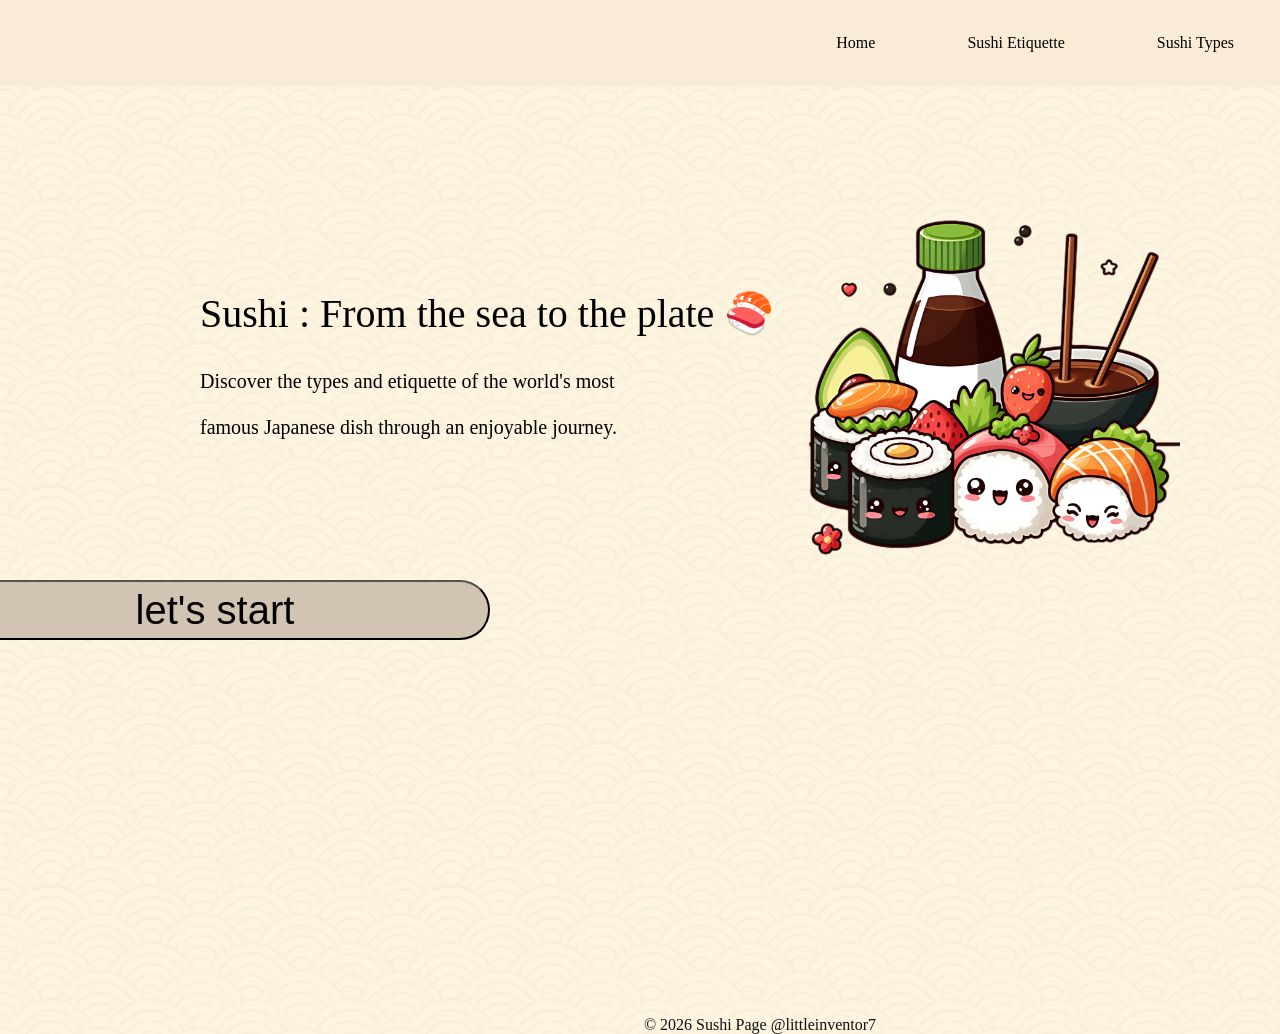
<file: index.html>
<!DOCTYPE html>
<html>
<head>
<meta charset="UTF-8">
<title>Sushi</title>
<link rel="stylesheet" href="style.css">

</head>
<body>
    <header>
        <nav>
            
            <ul>
                <li id="logo" >
                    <a href="indx.html"></a>
                    <img src="pngtree-sushi-logo-png-image_6552022-removebg-preview.png"/>
                    
                </li>
                <li class="nav">
                    <a class="aa" href="Sushi Types.html">Sushi Types</a>
                </li>
                <li class="nav">
                    <a class="aa" href="Sushi Etiquette.html">Sushi Etiquette</a>
                </li>
                
                <li class="nav">
                    <a class="aa" href="index.html">Home</a>
                </li>
            </ul>
        </nav>



    </header>
    <!--<img id="logo" src="images__1_-removebg-preview.png"/> -->
    <p id="s1">Sushi : From the sea to the plate 🍣</p>
    <p id="s2">Discover the types and etiquette of the world's most<br></br>famous Japanese dish through an enjoyable journey.</p>
    <img id="index-img" src="—Pngtree—cute kawaii sushi characters with_21661633.png" />
    <a href="Sushi Types.html"><button>let's start</button></a>
 
    
    <footer>
         <p>&copy; 2026 Sushi Page @littleinventor7</p>
    </footer>


</body>
</html>
</file>
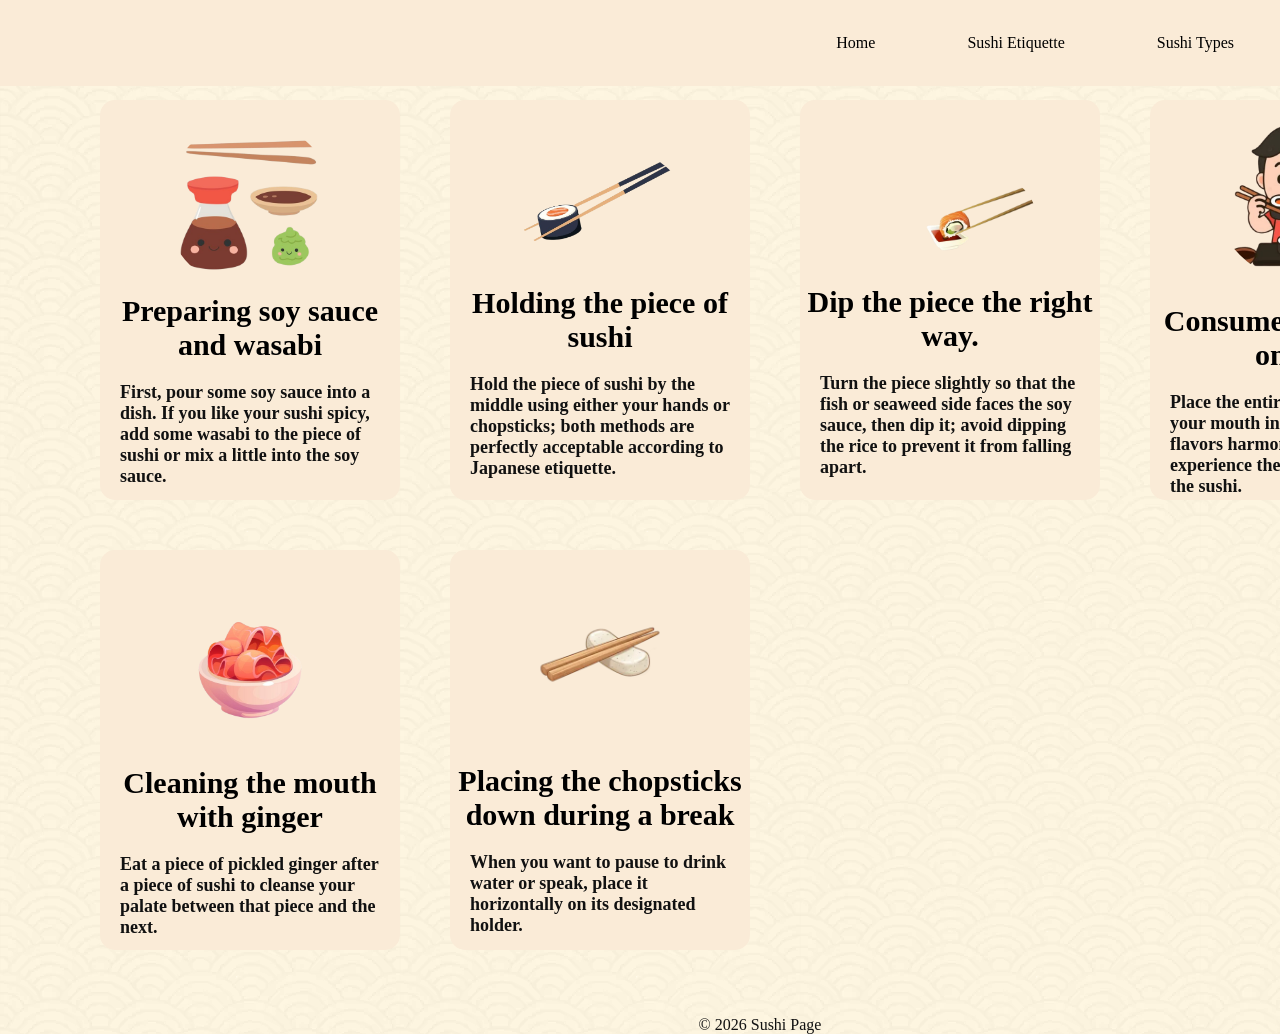
<file: Sushi Etiquette.html>
<!DOCTYPE html>
<html>
<head>
<meta charset="UTF-8">
<title>Sushi</title>
<link rel="stylesheet" href="style.css">

</head>
<body>
    <header>
        <nav>
            
            <ul>
                <li id="logo" >
                    <a href="indx.html"></a>
                    <img src="pngtree-sushi-logo-png-image_6552022-removebg-preview.png"/>
                    
                </li>
                <li class="nav">
                    <a href="Sushi Types.html">Sushi Types</a>
                </li>
                <li class="nav">
                    <a href="Sushi Etiquette.html">Sushi Etiquette</a>
                </li>
                
                <li class="nav">
                    <a href="index.html">Home</a>
                </li>
            </ul>
        </nav>



    </header>
    <main>
        <div class="cardcontinar">
            <div class="card" id="carde1">
                <div><img src="sauce-icon-and-food-soy-isolated-with-illustration-japanese-asian-cartoon-sushi-japan-and-sauce-design-background-with-bottle-cooking-black-sauce-menu-and-cuisine-food-fish-vector-removebg-preview.png"/></div>
                <div><h1>Preparing soy sauce and wasabi</h1></div>
                <div><p>First, pour some soy sauce into a dish. If you like your sushi spicy, add some wasabi to the piece of sushi or mix a little into the soy sauce.</p></div>
            </div>
            <div class="card" id="carde2">
                <div><img src="chopsticks-with-sushi-piece-roll-sushi-utensil-asian-seafood-illustration-vector-removebg-preview.png"/></div>
                <div><h1>Holding the piece of sushi</h1></div>
                <div><p>Hold the piece of sushi by the middle using either your hands or chopsticks; both methods are perfectly acceptable according to Japanese etiquette.</p></div>
            </div>
            <div class="card" id="carde3">
                <div><img src="8-removebg-preview.png"/></div>
                <div><h1>Dip the piece the right way.</h1></div>
                <div><p>Turn the piece slightly so that the fish or seaweed side faces the soy sauce, then dip it; avoid dipping the rice to prevent it from falling apart.</p></div>
            </div>
            <div class="card" id="carde4">
                <div><img src="images__4_-removebg-preview.png"/></div>
                <div><h1>Consume the piece in one go.</h1></div>
                <div><p>Place the entire piece of sushi in your mouth in a single bite so the flavors harmonize and you experience the wonderful taste of the sushi.</p></div>
            </div>
            <div class="card" id="carde5">
                <div><img src="cartoon-bowl-of-pickled-ginger-for-japanese-sushi-vector-removebg-preview.png"/></div>
                <div><h1>Cleaning the mouth with ginger</h1></div>
                <div><p>Eat a piece of pickled ginger after a piece of sushi to cleanse your palate between that piece and the next.</p></div>
            </div>
            <div class="card" id="carde6">
                <div><img src="pngtree-cartoon-illustration-of-a-pair-wooden-chopsticks-neatly-placed-on-speckled-png-image_19093678.webp"/></div>
                <div><h1>Placing the chopsticks down during a break</h1></div>
                <div><p>When you want to pause to drink water or speak, place it horizontally on its designated holder.</p></div>
            </div>
        </div>
    </main>
    <footer>
         <p>&copy; 2026 Sushi Page</p>
    </footer>
</body>
</html>
</file>
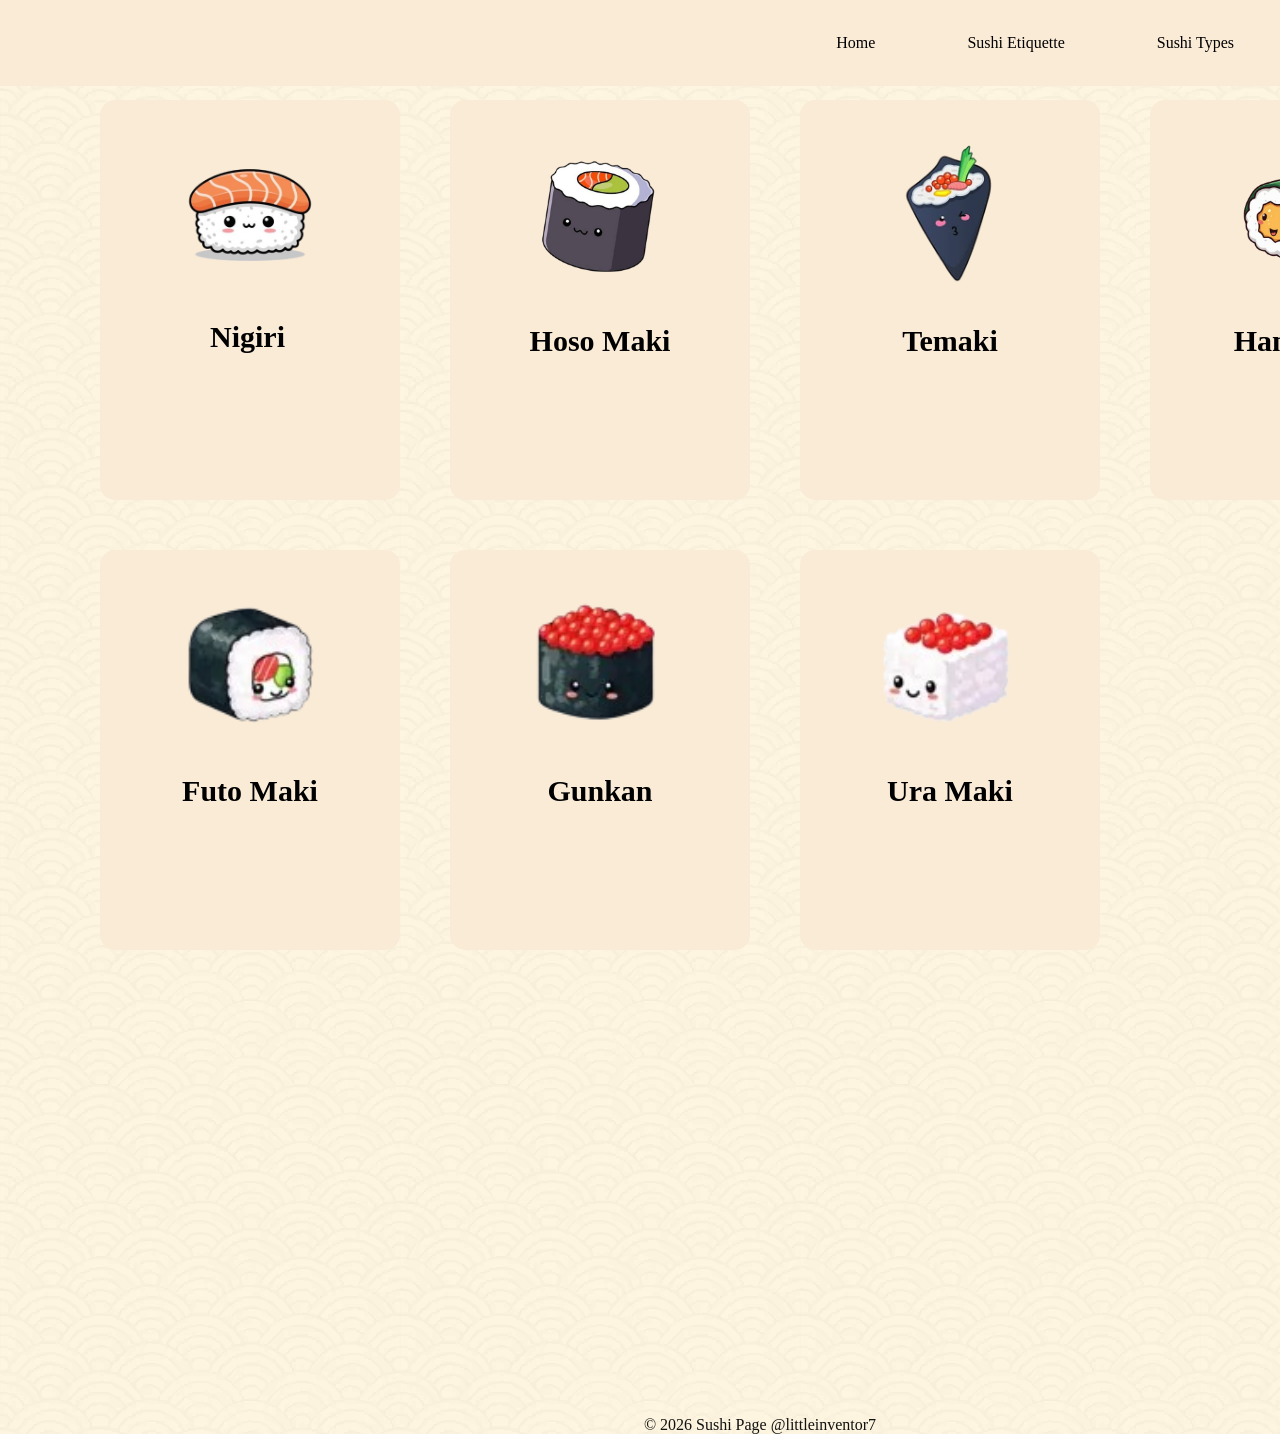
<file: Sushi Types.html>
<!DOCTYPE html>
<html>
<head>
<meta charset="UTF-8">
<title>Sushi</title>
<link rel="stylesheet" href="style.css">

</head>
<body>
    <header>
        <nav>
            
            <ul>
                <li id="logo" >
                    <a href="indx.html"></a>
                    <img src="pngtree-sushi-logo-png-image_6552022-removebg-preview.png"/>
                    
                </li>
                <li class="nav">
                    <a href="Sushi Types.html">Sushi Types</a>
                </li>
                <li class="nav">
                    <a href="Sushi Etiquette.html">Sushi Etiquette</a>
                </li>
                
                <li class="nav">
                    <a href="index.html">Home</a>
                </li>
            </ul>
        </nav>



    </header>
    <main>
        <div class="cardcontinar">
            <div class="card" id="cardt1">
                <div><img src="cute-kawaii-salmon-nigiri-sushi-cartoon-character-vector-removebg-preview.png"/></div>
                <div><h1>Nigiri</h1></div>
                <div><p></p></div>
            </div>
            <div class="card" id="cardt2">
                <div><img src="images__2_-removebg-preview.png"/></div>
                <div><h1>Hoso Maki</h1></div>
                <div><p></p></div>
            </div>
            <div class="card" id="cardt3">
                <div><img src="images__3_-removebg-preview.png"/></div>
                <div><h1>Temaki</h1></div>
                <div><p></p></div>
            </div>
            <div class="card" id="cardt4">
                <div><img src="pngtree-cute-hand-rolled-sushi-emoticon-pack-png-image_15207213-removebg-preview.png"/></div>
                <div><h1>Hand Roll</h1></div>
                <div><p></p></div>
            </div>
            <div class="card" id="cardt5">
                <div><img src="Untitled-1.png"/></div>
                <div><h1>Futo Maki</h1></div>
                <div><p></p></div>
            </div>
            <div class="card" id="cardt6">
                <div><img src="Untitled-2.png"/></div>
                <div><h1>Gunkan</h1></div>
                <div><p></p></div>
            </div>
            <div class="card" id="cardt7">
                <div><img src="Untitled-3.png"/></div>
                <div><h1>Ura Maki</h1></div>
                <div><p></p></div>
            </div>
        </div>
    </main>
    <footer id="t">
         <p>&copy; 2026 Sushi Page @littleinventor7 </p>
    </footer>
</body>
</html>
</file>
<file: style.css>
body {
    margin: 0;
    padding: 0;
}
ul {
    list-style-type: none;
    margin: 0;
    padding: 0;
    
    overflow: hidden;
    background-color: #FAEBD7;
}

ul li a {
    display: block;
    color: black;
    text-align: center;
    padding: 34px 46px;
    text-decoration: none;
}
ul li a:hover {
    background-color: #d1c4b3;
}
#logo {
    position: absolute;
    bottom: 690px;
    right: 1390px;

}
#logo img{
    height: 87%;
    width: 87%;
}
.nav{
     float: right;
     
}
.card:hover {
    background-color: #e6d2b8;
    transform: rotate(360deg);
    transition: 1.6s;
}
button {
    background-color: #d1c4b3;
    font-size: 40px;
    font-family: 'Franklin Gothic Medium', 'Arial Narrow', Arial, sans-serif;
    border-radius: 30px;
    height: 60px;
    width: 550px;
    position: absolute;
    bottom: 260px;
    right: 790px;
}
#s1{
    position: absolute;
    font-size: 40px;
    top: 250px;
    left: 200px;
    font-weight: 200px;
}
#s2{
    position: absolute;
    font-size: 20px;
    top: 350px;
    left: 200px;
    font-weight: 300px;
}
#i{
    color: #FBF3DE;
    width: 500%;
    height: 500%;

}
#t {
    top: 1400px;
}
footer {
    background-color: #d1c4b3;
    color: #111111;
    text-align: center;
    width: 1520px;
    position: absolute;
    bottom: 0;
    top: 1000px;
}
#index-img{
    height: 30%;
    width: 30%;
    float: right;
    padding: 100px;
}
body{
    background-color: #FBF3DE;
    background-image:url("seigaiha.png");
}
button:hover {
    background-color: #FAEBD7;
}
.card-container {
    display: flex;
    overflow: hidden;
    height: 500px;
    width: 1550px;
    margin-right: 100px;
}
.card {
    transform: rotate(0deg);
    transition: 1.0s ease-in-out;
    background-color: antiquewhite;
    border-radius: 15px;
    height: 400px;
    width: 300px;
    text-align: center;
    margin-left: 100px;
}
.card h1 {
    font-weight: 400px;
    font-size: 30px;
}
.card p {
    font-size: 18px;
    font-weight: 550;
    text-align: left;
    color: #111111;
    margin: 20px;
}
.card img {
    width: 170px;
    height: 20%;
    border-radius: 50%;
    margin-top: 20p
}
#cardt2 {
    position: absolute;
    top: 100px;
    left: 350px;
}
#cardt1 {
    position: absolute;
    top: 100px;
}

#carde2 {
    position: absolute;
    top: 100px;
    left: 350px;
}
#carde1 {
    position: absolute;
    top: 100px;
}
#carde1 img {
    margin-top: 20px;
}
#carde1 h1 {
    margin-top: 0px;
}
#carde2 img {
    margin-top: 45px;
}
#carde3 img {
    margin-top: 65px;
}
#carde4 img {
    margin-top: 10px;
}
#carde5 img {
    margin-top: 48px;
}
#carde6 img {
    margin-top: 20px;
}
#carde7 img {
    margin-top: 30px;
}
#cardt2 img {
    margin-top: 30px;
}
#cardt3 img {
    margin-top: 30px;
}
#cardt4 img {
    margin-top: 30px;
}
#cardt5 img {
    margin-top: 30px;
}
#cardt6 img {
    margin-top: 30px;
}
#cardt7 img {
    margin-top: 30px;
}
#cardt1 img {
    width: 230px;
    height: 20%;
}
#cardt1 h1 {
    position: absolute;
    top: 200px;
    left: 110px;
}
#cardt3 {
    position: absolute;
    top: 100px;
    left: 700px;
}
#cardt4 {
    position: absolute;
    top: 100px;
    left: 1050px;
}
#cardt5 {
    position: absolute;
    top: 550px;
   
}
#cardt6 {
    position: absolute;
    top: 550px;
    left: 350px;
}
#cardt7 {
    position: absolute;
    top: 550px;
    left: 700px;
}
#carde3 {
    position: absolute;
    top: 100px;
    left: 700px;
}
#carde4 {
    position: absolute;
    top: 100px;
    left: 1050px;
}
#carde5 {
    position: absolute;
    top: 550px;
   
}
#carde6 {
    position: absolute;
    top: 550px;
    left: 350px;
}
</file>
